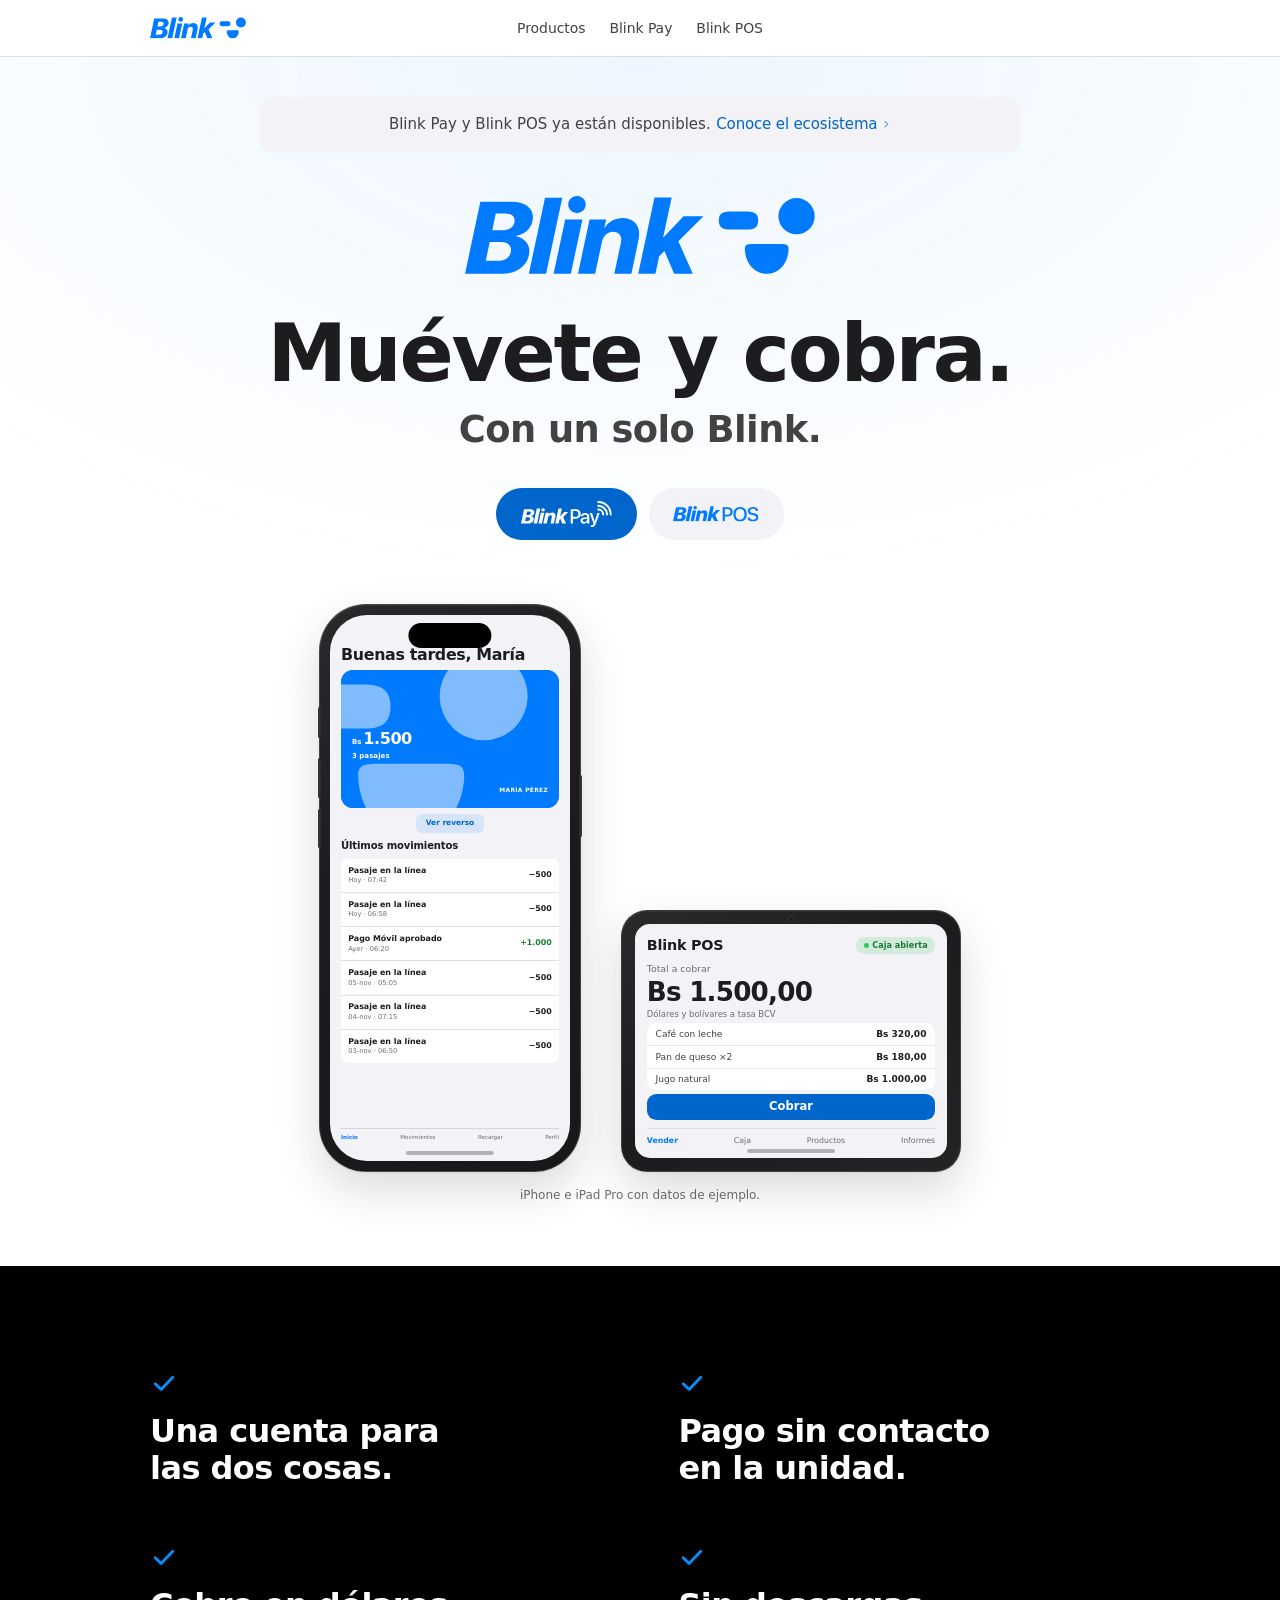
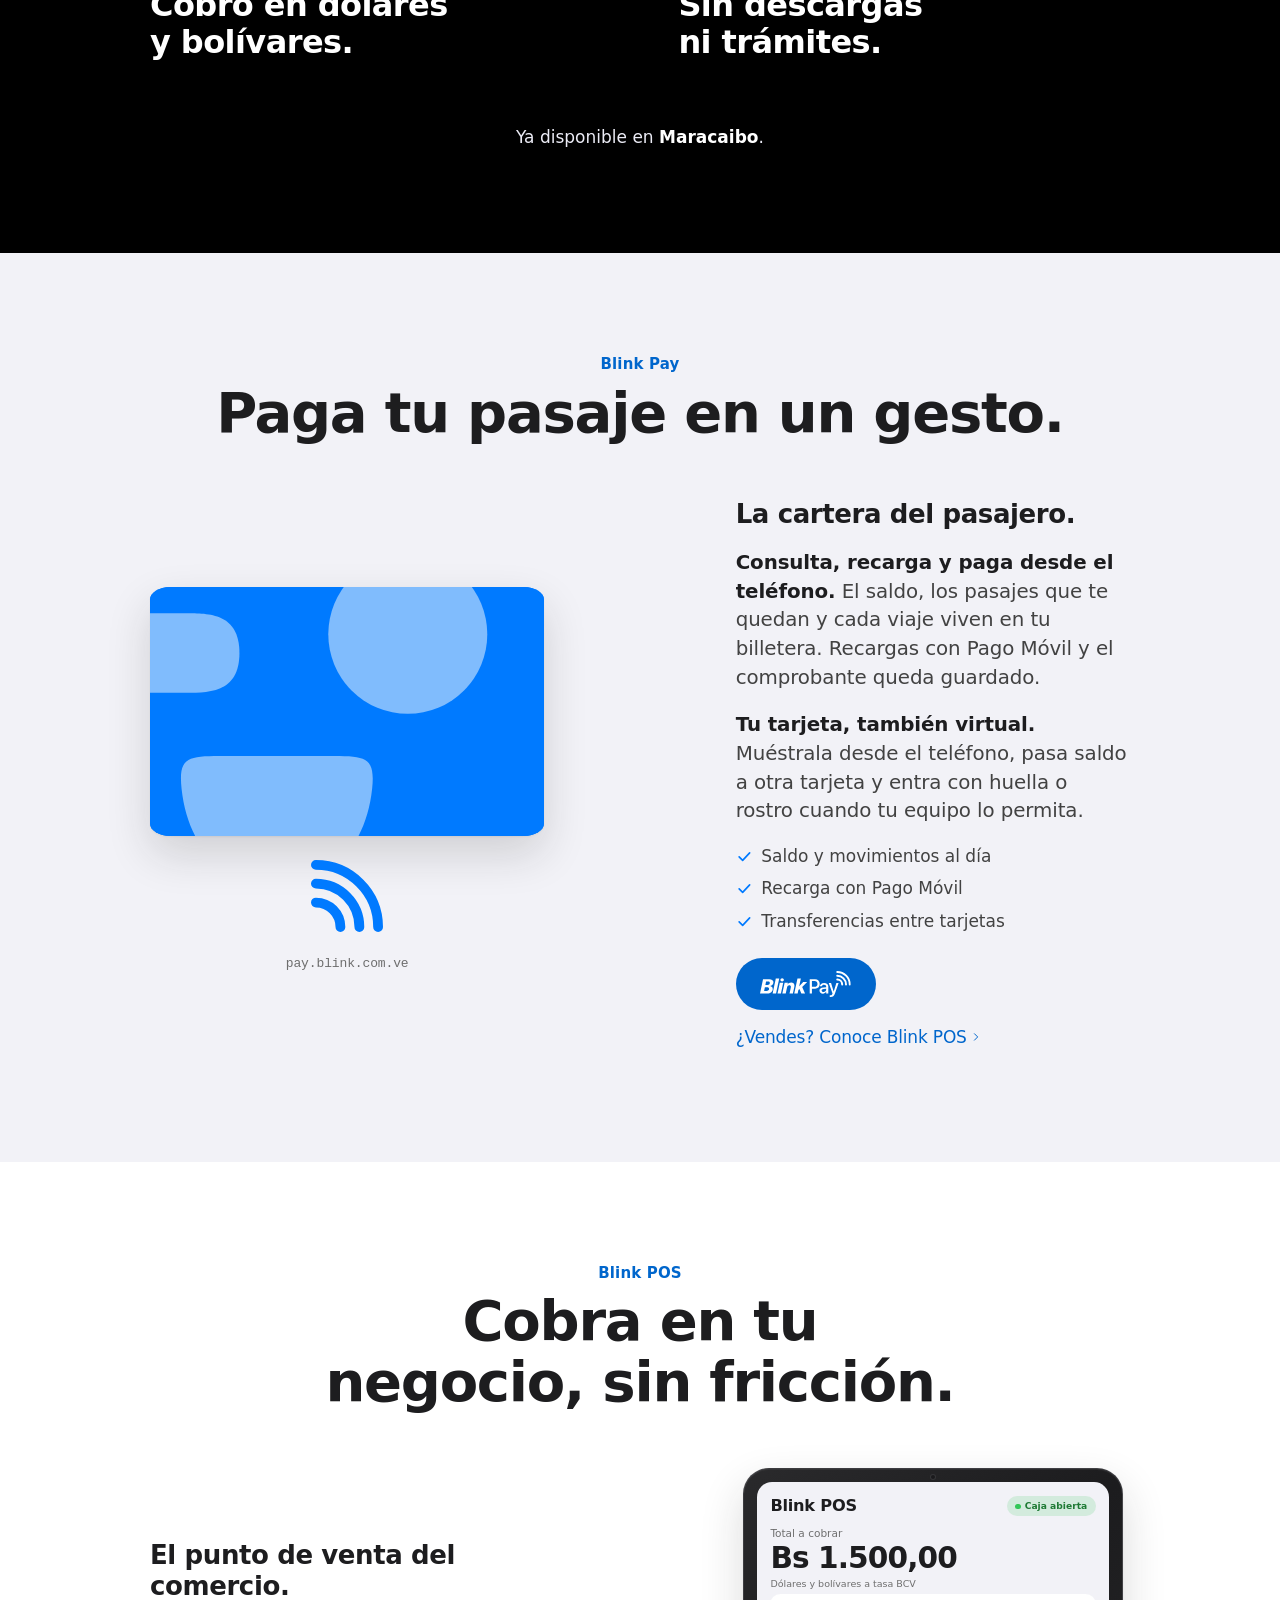
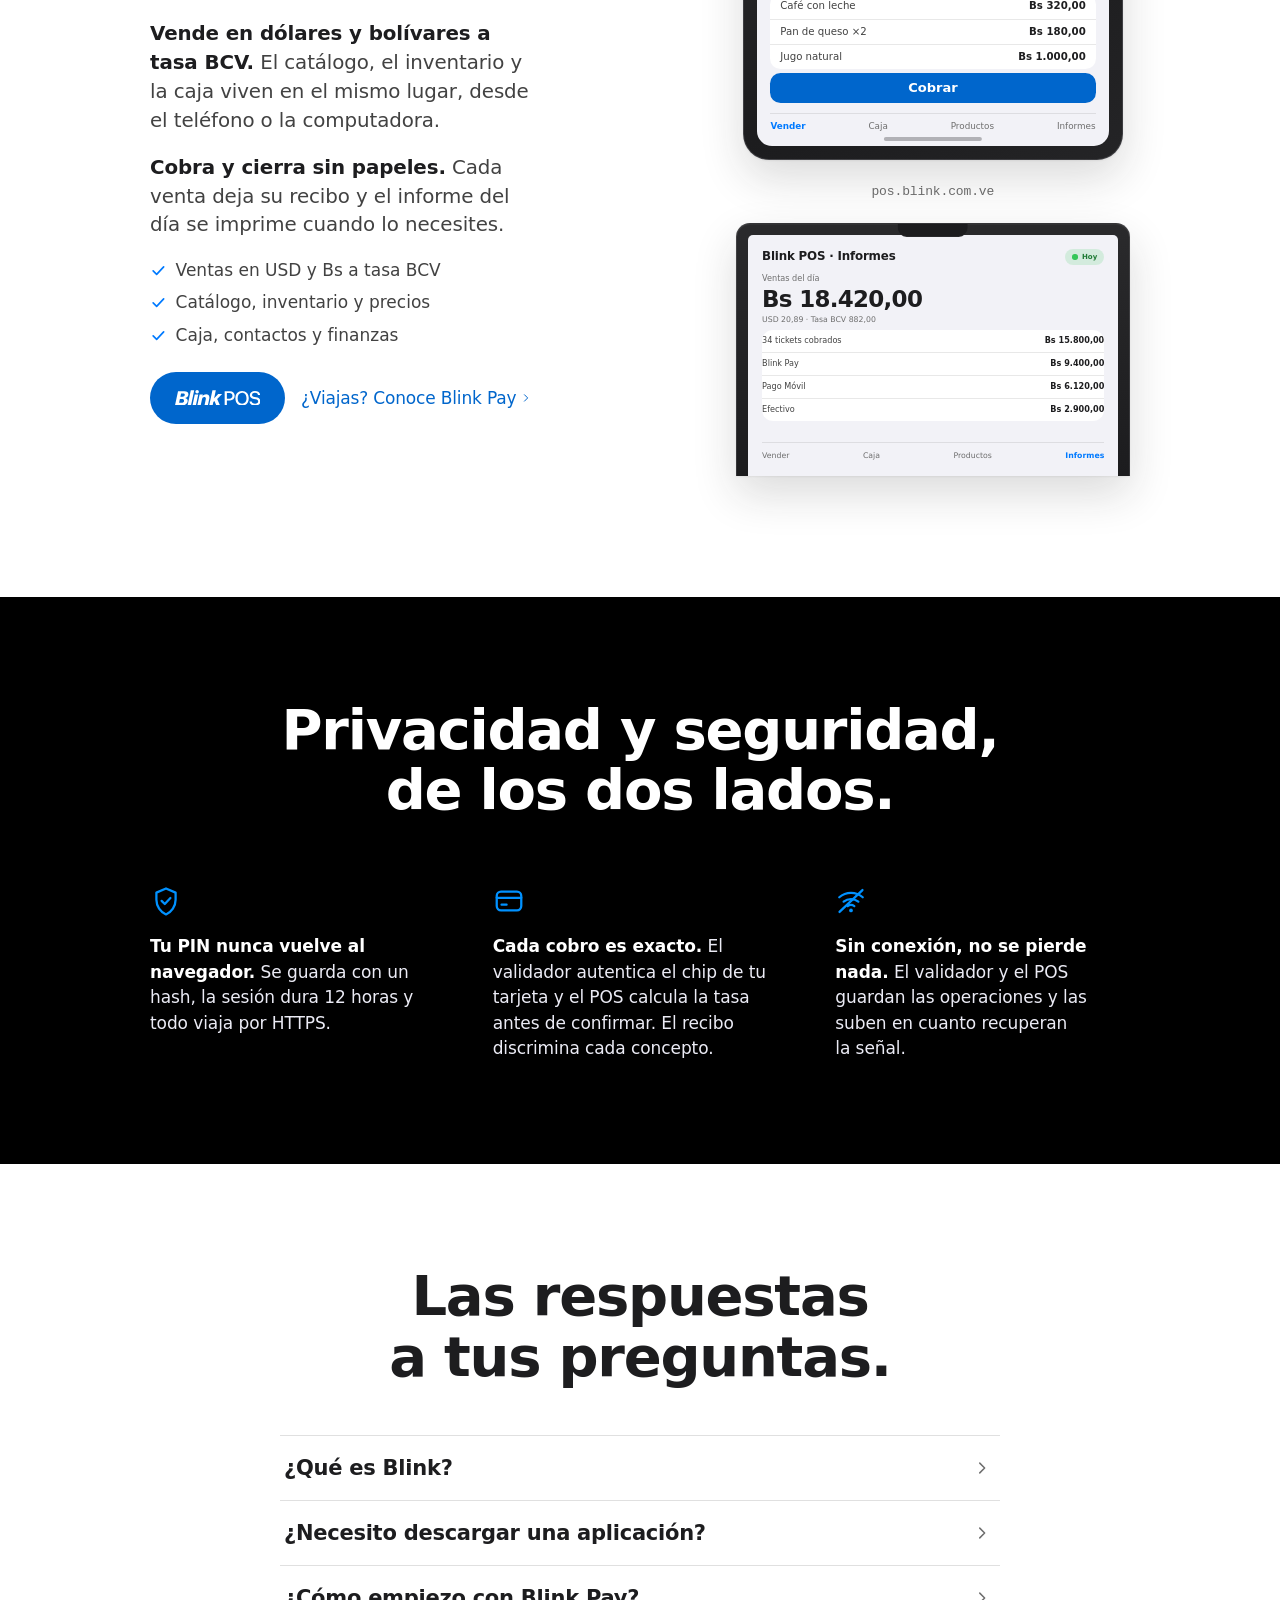
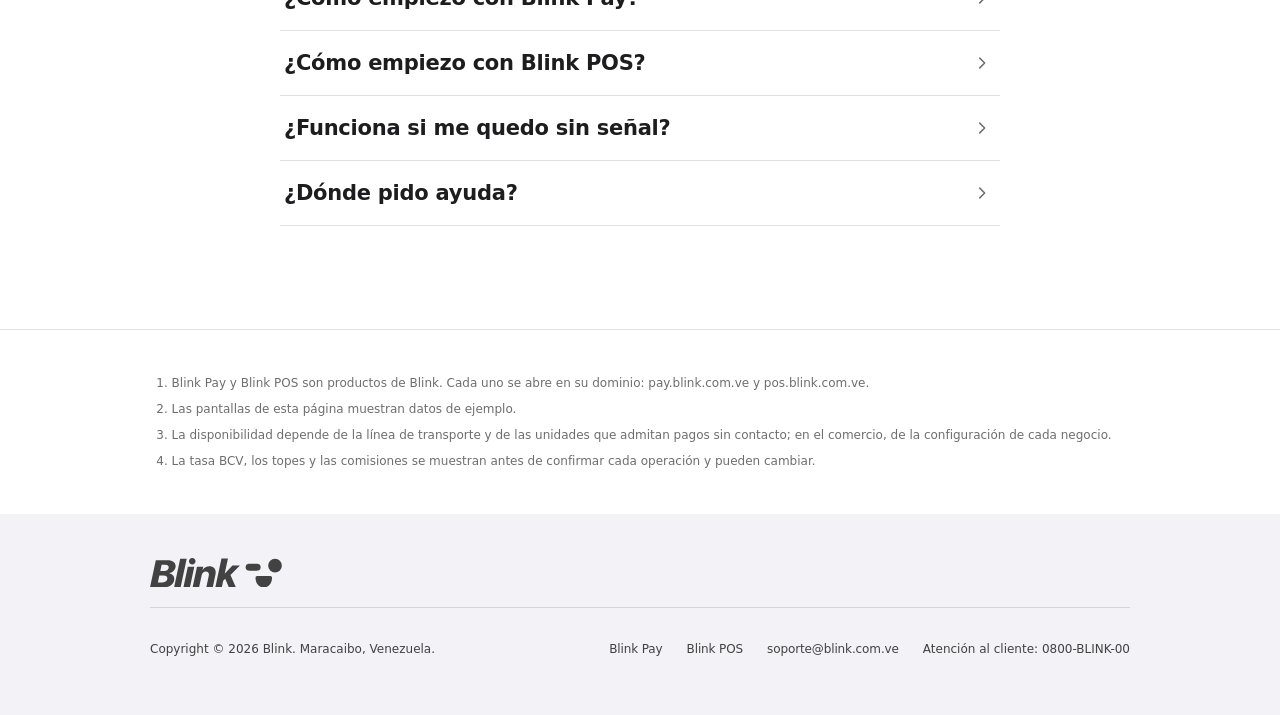
<file: index.html>
<!doctype html>
<html lang="es">
<head>
  <meta charset="utf-8">
  <meta name="viewport" content="width=device-width, initial-scale=1">
  <title>Blink — Paga tu pasaje y cobra en tu negocio</title>
  <meta name="description" content="Blink Pay, la cartera del pasajero, y Blink POS, el punto de venta del comercio. La misma cuenta, la misma marca y una idea simple: que pagar sea lo más fácil del día.">
  <link rel="canonical" href="https://www.blink.com.ve/">
  <meta name="theme-color" content="#f2f2f7">
  <meta name="color-scheme" content="light">

  <meta property="og:type" content="website">
  <meta property="og:site_name" content="Blink">
  <meta property="og:locale" content="es_VE">
  <meta property="og:title" content="Blink — Paga tu pasaje y cobra en tu negocio">
  <meta property="og:description" content="Blink Pay para el pasajero. Blink POS para el comercio. Dos productos, una sola marca.">
  <meta property="og:url" content="https://www.blink.com.ve/">
  <meta property="og:image" content="https://www.blink.com.ve/assets/og.png">
  <meta property="og:image:width" content="1200">
  <meta property="og:image:height" content="630">
  <meta property="og:image:alt" content="Blink Pay · Blink POS — Muévete y cobra. Con un solo Blink.">
  <meta name="twitter:card" content="summary_large_image">
  <meta name="twitter:title" content="Blink — Paga tu pasaje y cobra en tu negocio">
  <meta name="twitter:description" content="Blink Pay para el pasajero. Blink POS para el comercio. Dos productos, una sola marca.">
  <meta name="twitter:image" content="https://www.blink.com.ve/assets/og.png">
  <meta name="twitter:image:alt" content="Blink Pay · Blink POS — Muévete y cobra. Con un solo Blink.">

  <link rel="icon" href="assets/favicon.svg" type="image/svg+xml">
  <link rel="icon" href="assets/favicon.png" sizes="32x32" type="image/png">
  <link rel="apple-touch-icon" href="assets/apple-touch-icon.png">
  <!-- www es solo la landing: sin manifiesto ni service worker el navegador
       nunca la ofrece como app instalable. Las apps son pay. y pos. -->
  <!-- La caché de la CDN guarda estos archivos 4 h por URL: al editarlos hay
       que cambiar el número de versión para que el cambio llegue a todos. -->
  <link rel="stylesheet" href="assets/estilos.css?v=20261108c">
  <noscript><style>.lp-acordeon__bandeja{grid-template-rows:1fr}</style></noscript>
</head>
<body>
  <a class="lp-salto" href="#contenido">Saltar al contenido</a>

  <svg class="simbolos" aria-hidden="true" focusable="false" width="0" height="0" style="position:absolute">
    <defs>
      <symbol id="marca-blink" viewBox="0 0 869 194">
        <g transform="translate(-0 193.14)" fill="currentColor">
          <path d="M92.42 0C131.74 0 159.77 -23.82 159.77 -57.06C159.77 -75.42 146.25 -89.19 127.15 -93.28L127.27 -94.15C151.46 -98.99 168.7 -116.85 168.7 -140.55C168.7 -162.5 150.35 -179 116.48 -179H38.08L0 0ZM76.29 -149.48H100.35C115.36 -149.48 123.18 -142.78 123.18 -132.23C123.18 -118.22 111.27 -108.05 93.28 -108.05H67.61ZM51.48 -32.25 61.28 -78.65H88.69C105.56 -78.65 114.25 -71.33 114.25 -59.17C114.25 -43.04 101.59 -32.25 82 -32.25Z"/>
          <path d="M158.52 0H201.31L241.48 -188.8H198.68Z"/>
          <path d="M278.02 -150.59C290.18 -150.59 299.73 -160.27 299.73 -171.81C299.73 -183.47 290.18 -193.14 278.02 -193.14C265.86 -193.14 256.31 -183.47 256.31 -171.81C256.31 -160.27 265.86 -150.59 278.02 -150.59ZM219.97 0H262.76L291.54 -135.09H248.74Z"/>
          <path d="M280.52 0H323.07L340.06 -79.64C343.16 -94.65 354.33 -104.57 367.48 -104.57C379.63 -104.57 387.94 -97.13 387.94 -86.21C387.94 -83.36 387.57 -80.38 386.95 -76.54L370.7 0H413.12L430.62 -83.24C431.86 -89.19 432.48 -94.77 432.48 -99.73C432.48 -122.68 415.73 -138.31 391.42 -138.31C373.06 -138.31 356.31 -129.63 347.01 -114.5H346.02L350.48 -135.09H309.3Z"/>
          <path d="M472.81 0 482.01 -43.64 495.19 -56.39 519.32 0H565.59L529.72 -80.98L592.12 -143.15H542.75L493 -90.7H492L513.16 -189.69H470.49L430.13 0Z"/>
        </g>
        <g transform="translate(630.08 5.24) scale(0.6616) translate(-76 -114)" fill="currentColor">
          <path d="M 122 164 H 178 C 198 164 224 164 224 198 C 224 232 198 232 178 232 H 122 C 102 232 76 232 76 198 C 76 164 102 164 122 164 Z"/>
          <path d="M 436 182 A 68 68 0 1 1 299.99 182 A 68 68 0 1 1 436 182 Z"/>
          <path d="M 212 286 H 300 C 331.55 286 340.42 286 337.5 314 C 332.064081 366.125250 298 398 256 398 C 214 398 179.935919 366.125250 174.5 314 C 171.58 286 180.45 286 212 286 Z"/>
        </g>
      </symbol>

      <symbol id="marca-pay" viewBox="0 0 1121 321">
        <g transform="translate(-0 277.9)" fill="currentColor">
          <path d="M90.87 0C129.53 0 157.09 -23.42 157.09 -56.11C157.09 -74.16 143.8 -87.7 125.02 -91.72L125.14 -92.57C148.92 -97.33 165.88 -114.89 165.88 -138.19C165.88 -159.78 147.83 -176 114.53 -176H37.44L0 0ZM75.01 -146.97H98.67C113.43 -146.97 121.11 -140.39 121.11 -130.02C121.11 -116.24 109.41 -106.23 91.72 -106.23H66.47ZM50.62 -31.71 60.25 -77.33H87.21C103.79 -77.33 112.33 -70.13 112.33 -58.18C112.33 -42.32 99.89 -31.71 80.62 -31.71Z"/>
          <path d="M155.86 0H197.94L237.43 -185.63H195.36Z"/>
          <path d="M273.36 -148.07C285.31 -148.07 294.71 -157.58 294.71 -168.93C294.71 -180.39 285.31 -189.9 273.36 -189.9C261.41 -189.9 252.02 -180.39 252.02 -168.93C252.02 -157.58 261.41 -148.07 273.36 -148.07ZM216.28 0H258.36L286.66 -132.82H244.58Z"/>
          <path d="M275.82 0H317.66L334.36 -78.3C337.41 -93.06 348.39 -102.82 361.32 -102.82C373.27 -102.82 381.44 -95.5 381.44 -84.77C381.44 -81.96 381.08 -79.04 380.47 -75.25L364.49 0H406.2L423.4 -81.84C424.62 -87.7 425.23 -93.18 425.23 -98.06C425.23 -120.63 408.77 -135.99 384.86 -135.99C366.81 -135.99 350.34 -127.46 341.19 -112.58H340.22L344.61 -132.82H304.12Z"/>
          <path d="M464.89 0 473.94 -42.91 486.89 -55.45 510.62 0H556.12L520.85 -79.62L582.2 -140.75H533.65L484.74 -89.18H483.76L504.56 -186.51H462.61L422.93 0Z"/>
          <g transform="translate(597.52 0)">
            <path d="M16.22 0H43.54V-60.13H81.72C116.24 -60.13 140.14 -83.67 140.14 -118.07V-118.31C140.14 -152.83 116.24 -176 81.72 -176H16.22ZM74.89 -152.95C98.67 -152.95 112.33 -140.14 112.33 -118.19V-117.94C112.33 -95.87 98.67 -83.06 74.89 -83.06H43.54V-152.95Z"/>
            <path d="M179.55 2.32C196.5 2.32 211.38 -6.46 218.82 -20.25H219.31V0H245.78V-88.43C245.78 -114.16 225.9 -130.75 194.55 -130.75C162.96 -130.75 143.81 -113.8 141.98 -91.72L141.86 -90.38H166.74L166.99 -91.48C169.18 -101.72 178.58 -108.92 193.82 -108.92C210.16 -108.92 219.31 -100.38 219.31 -86.23V-76.6L184.43 -74.52C154.06 -72.69 136.74 -59.03 136.74 -36.71V-36.47C136.74 -13.42 153.94 2.32 179.55 2.32ZM163.33 -37.08V-37.32C163.33 -48.18 172.11 -55.13 187.97 -56.11L219.31 -58.06V-48.06C219.31 -31.35 205.29 -18.78 186.75 -18.78C172.6 -18.78 163.33 -25.86 163.33 -37.08Z"/>
            <path d="M277.26 42.81C302.39 42.81 315.8 32.57 325.32 5.98L373.13 -128.31H345.32L313 -23.91H312.14L279.82 -128.31H251.28L298 0.12L295.8 6.22C291.41 18.66 284.58 21.95 272.14 21.95C268.6 21.95 265.55 21.47 263.48 20.98V41.59C266.65 42.2 272.14 42.81 277.26 42.81Z"/>
          </g>
        </g>
        <g transform="translate(-0 277.9)">
          <path d="M 1014.75 -111 A 61 61 0 0 0 953.75 -172" fill="none" stroke="currentColor" stroke-width="24.4" stroke-linecap="round"/>
          <path d="M 1061.85 -111 A 108.1 108.1 0 0 0 953.75 -219.1" fill="none" stroke="currentColor" stroke-width="24.4" stroke-linecap="round"/>
          <path d="M 1108.45 -111 A 154.7 154.7 0 0 0 953.75 -265.7" fill="none" stroke="currentColor" stroke-width="24.4" stroke-linecap="round"/>
        </g>
      </symbol>

      <symbol id="marca-pos" viewBox="0 88 1055.42 192.85">
        <g transform="translate(-0 277.9)" fill="currentColor">
          <path d="M90.87 0C129.53 0 157.09 -23.42 157.09 -56.11C157.09 -74.16 143.8 -87.7 125.02 -91.72L125.14 -92.57C148.92 -97.33 165.88 -114.89 165.88 -138.19C165.88 -159.78 147.83 -176 114.53 -176H37.44L0 0ZM75.01 -146.97H98.67C113.43 -146.97 121.11 -140.39 121.11 -130.02C121.11 -116.24 109.41 -106.23 91.72 -106.23H66.47ZM50.62 -31.71 60.25 -77.33H87.21C103.79 -77.33 112.33 -70.13 112.33 -58.18C112.33 -42.32 99.89 -31.71 80.62 -31.71Z"/>
          <path d="M155.86 0H197.94L237.43 -185.63H195.36Z"/>
          <path d="M273.36 -148.07C285.31 -148.07 294.71 -157.58 294.71 -168.93C294.71 -180.39 285.31 -189.9 273.36 -189.9C261.41 -189.9 252.02 -180.39 252.02 -168.93C252.02 -157.58 261.41 -148.07 273.36 -148.07ZM216.28 0H258.36L286.66 -132.82H244.58Z"/>
          <path d="M275.82 0H317.66L334.36 -78.3C337.41 -93.06 348.39 -102.82 361.32 -102.82C373.27 -102.82 381.44 -95.5 381.44 -84.77C381.44 -81.96 381.08 -79.04 380.47 -75.25L364.49 0H406.2L423.4 -81.84C424.62 -87.7 425.23 -93.18 425.23 -98.06C425.23 -120.63 408.77 -135.99 384.86 -135.99C366.81 -135.99 350.34 -127.46 341.19 -112.58H340.22L344.61 -132.82H304.12Z"/>
          <path d="M464.89 0 473.94 -42.91 486.89 -55.45 510.62 0H556.12L520.85 -79.62L582.2 -140.75H533.65L484.74 -89.18H483.76L504.56 -186.51H462.61L422.93 0Z"/>
          <g transform="translate(597.52 0)">
            <path d="M16.22 0H43.54V-60.13H81.72C116.24 -60.13 140.14 -83.67 140.14 -118.07V-118.31C140.14 -152.83 116.24 -176 81.72 -176H16.22ZM74.89 -152.95C98.67 -152.95 112.33 -140.14 112.33 -118.19V-117.94C112.33 -95.87 98.67 -83.06 74.89 -83.06H43.54V-152.95Z"/>
            <path d="M231.27 2.93C282.13 2.93 313.72 -32.08 313.72 -87.94V-88.18C313.72 -143.92 282 -178.93 231.27 -178.93C180.65 -178.93 148.81 -144.04 148.81 -88.18V-87.94C148.81 -31.96 180.53 2.93 231.27 2.93ZM231.27 -21.22C197.85 -21.22 176.62 -46.96 176.62 -87.94V-88.18C176.62 -129.16 197.97 -154.78 231.27 -154.78C264.68 -154.78 285.78 -129.04 285.78 -88.18V-87.94C285.78 -47.32 265.05 -21.22 231.27 -21.22Z"/>
            <path d="M390.81 2.93C432.53 2.93 457.9 -17.44 457.9 -49.52V-49.64C457.9 -76.84 442.28 -91.6 405.94 -99.28L386.67 -103.31C364.71 -108.06 354.71 -116.11 354.71 -129.29V-129.41C354.71 -144.78 368.62 -155.14 390.45 -155.27C411.3 -155.27 425.45 -145.39 427.89 -129.04L428.01 -127.33H454.6L454.48 -129.41C452.65 -158.92 427.53 -178.93 390.81 -178.93C353.61 -178.93 327.15 -158.31 327.02 -128.31V-128.19C327.02 -102.09 343.73 -86.23 378.25 -78.91L397.4 -74.89C420.7 -69.77 430.33 -62.08 430.33 -47.93V-47.81C430.33 -31.35 415.45 -20.73 391.91 -20.73C368.37 -20.73 352.15 -30.86 349.71 -47.08L349.47 -48.67H322.88L323 -46.84C325.19 -15.86 351.3 2.93 390.81 2.93Z"/>
          </g>
        </g>
      </symbol>

      <symbol id="marca-isotipo" viewBox="0 0 360 284">
        <g transform="translate(-76 -114)">
          <path d="M 122 164 H 178 C 198 164 224 164 224 198 C 224 232 198 232 178 232 H 122 C 102 232 76 232 76 198 C 76 164 102 164 122 164 Z"/>
          <path d="M 436 182 A 68 68 0 1 1 299.99 182 A 68 68 0 1 1 436 182 Z"/>
          <path d="M 212 286 H 300 C 331.55 286 340.42 286 337.5 314 C 332.064081 366.125250 298 398 256 398 C 214 398 179.935919 366.125250 174.5 314 C 171.58 286 180.45 286 212 286 Z"/>
        </g>
      </symbol>

      <symbol id="icono-check" viewBox="0 0 24 24">
        <path d="M4.5 12.6l5 5L19.5 7" fill="none" stroke="currentColor" stroke-width="2.4" stroke-linecap="round" stroke-linejoin="round"/>
      </symbol>
      <symbol id="icono-adelante" viewBox="0 0 24 24">
        <path d="M9 5.5 15.5 12 9 18.5" fill="none" stroke="currentColor" stroke-width="2" stroke-linecap="round" stroke-linejoin="round"/>
      </symbol>
      <symbol id="icono-escudo" viewBox="0 0 24 24">
        <path d="M12 2.6 4.8 5.7v5.4c0 4.9 3 9.2 7.2 11 4.2-1.8 7.2-6.1 7.2-11V5.7L12 2.6Z" fill="none" stroke="currentColor" stroke-width="1.7" stroke-linejoin="round"/>
        <path d="M8.7 11.9l2.4 2.4 4.2-4.5" fill="none" stroke="currentColor" stroke-width="1.7" stroke-linecap="round" stroke-linejoin="round"/>
      </symbol>
      <symbol id="icono-tarjeta" viewBox="0 0 24 24">
        <rect x="2.8" y="5" width="18.4" height="14" rx="3.2" fill="none" stroke="currentColor" stroke-width="1.7"/>
        <path d="M2.8 9.6h18.4M6.4 14.8h3.8" fill="none" stroke="currentColor" stroke-width="1.7" stroke-linecap="round"/>
      </symbol>
      <symbol id="icono-sin-senal" viewBox="0 0 24 24">
        <path d="M3.2 9.2a13.4 13.4 0 0 1 17.6 0M6.5 12.5a8.8 8.8 0 0 1 11 0M9.5 15.8a4.3 4.3 0 0 1 5 0" fill="none" stroke="currentColor" stroke-width="1.7" stroke-linecap="round"/>
        <circle cx="12" cy="19.1" r="1.4" fill="currentColor"/>
        <path d="M3.4 20.2 20.6 3.8" fill="none" stroke="currentColor" stroke-width="1.7" stroke-linecap="round"/>
      </symbol>
    </defs>
  </svg>

  <div class="lp">
    <header class="lp-nav">
      <div class="lp-nav__fila">
        <a class="lp-nav__marca" href="./" aria-label="Blink, inicio">
          <svg viewBox="0 0 869 194" role="img" aria-label="Blink"><use href="#marca-blink"/></svg>
        </a>
        <nav class="lp-nav__enlaces" aria-label="Secciones">
          <a href="#ecosistema">Productos</a>
          <a href="#pay">Blink Pay</a>
          <a href="#pos">Blink POS</a>
        </nav>
      </div>
    </header>

    <main id="contenido">
      <section class="lp-seccion lp-hero" id="arriba" aria-labelledby="hero-titulo">
        <div class="lp-contenido">
          <div class="lp-cinta">
            <p>
              Blink Pay y Blink POS ya están disponibles.
              <a class="lp-enlace" href="#ecosistema">
                Conoce el ecosistema
                <svg class="icono" viewBox="0 0 24 24" aria-hidden="true"><use href="#icono-adelante"/></svg>
              </a>
            </p>
          </div>

          <h1 class="visualmente-oculto" id="hero-titulo">Blink</h1>
          <svg class="lp-marca" viewBox="0 0 869 194" role="img" aria-label="Blink"><use href="#marca-blink"/></svg>
          <h2 class="lp-hero__titular">
            Muévete y cobra.
            <span class="lp-hero__sub">Con un solo Blink.</span>
          </h2>
          <p class="lp-hero__cta">
            <a class="lp-boton lp-boton--primario lp-boton--marca" href="https://pay.blink.com.ve" aria-label="Abrir Blink Pay">
              <svg class="lp-boton__marca" viewBox="0 0 1121 321" aria-hidden="true" focusable="false"><use href="#marca-pay"/></svg>
            </a>
            <a class="lp-boton lp-boton--fantasma lp-boton--marca" href="https://pos.blink.com.ve" aria-label="Abrir Blink POS">
              <svg class="lp-boton__marca lp-boton__marca--pos" viewBox="0 88 1055.42 192.85" aria-hidden="true" focusable="false"><use href="#marca-pos" x="0" y="88" width="1055.42" height="192.85"/></svg>
            </a>
          </p>

          <div class="lp-hero__hardware">
            <div class="lp-duo">
              <div class="lp-telefono" role="img" aria-label="iPhone mostrando la billetera Blink Pay con el saldo de la tarjeta">
                <div class="lp-telefono__marco">
                  <span class="lp-telefono__boton lp-telefono__boton--accion" aria-hidden="true"></span>
                  <span class="lp-telefono__boton lp-telefono__boton--vol-up" aria-hidden="true"></span>
                  <span class="lp-telefono__boton lp-telefono__boton--vol-down" aria-hidden="true"></span>
                  <span class="lp-telefono__boton lp-telefono__boton--power" aria-hidden="true"></span>
                  <span class="lp-telefono__camara" aria-hidden="true"></span>
                  <span class="lp-telefono__isla"></span>
                  <div class="lp-telefono__pantalla">
                    <div class="lp-mini">
                      <p class="lp-mini__titulo">Buenas tardes, María</p>
                      <div class="lp-mini__tarjeta">
                        <img class="lp-mini__arte" src="assets/brand/blink-pay-tarjeta.svg" width="1011" height="638" alt="">
                        <span class="lp-mini__saldo"><span class="lp-mini__moneda">Bs</span>1.500</span>
                        <span class="lp-mini__pasajes">3 pasajes</span>
                        <span class="lp-mini__titular">María Pérez</span>
                      </div>
                      <span class="lp-mini__reverso">Ver reverso</span>
                      <p class="lp-mini__rotulo">Últimos movimientos</p>
                      <div class="lp-mini__lista">
                        <div class="lp-mini__fila">
                          <span class="lp-mini__fila-texto">
                            <strong>Pasaje en la línea</strong>
                            <em>Hoy · 07:42</em>
                          </span>
                          <span class="lp-mini__monto">−500</span>
                        </div>
                        <div class="lp-mini__fila">
                          <span class="lp-mini__fila-texto">
                            <strong>Pasaje en la línea</strong>
                            <em>Hoy · 06:58</em>
                          </span>
                          <span class="lp-mini__monto">−500</span>
                        </div>
                        <div class="lp-mini__fila lp-mini__fila--entra">
                          <span class="lp-mini__fila-texto">
                            <strong>Pago Móvil aprobado</strong>
                            <em>Ayer · 06:20</em>
                          </span>
                          <span class="lp-mini__monto">+1.000</span>
                        </div>
                        <div class="lp-mini__fila">
                          <span class="lp-mini__fila-texto">
                            <strong>Pasaje en la línea</strong>
                            <em>05-nov · 05:05</em>
                          </span>
                          <span class="lp-mini__monto">−500</span>
                        </div>
                        <div class="lp-mini__fila">
                          <span class="lp-mini__fila-texto">
                            <strong>Pasaje en la línea</strong>
                            <em>04-nov · 07:15</em>
                          </span>
                          <span class="lp-mini__monto">−500</span>
                        </div>
                        <div class="lp-mini__fila">
                          <span class="lp-mini__fila-texto">
                            <strong>Pasaje en la línea</strong>
                            <em>03-nov · 06:50</em>
                          </span>
                          <span class="lp-mini__monto">−500</span>
                        </div>
                      </div>
                      <div class="lp-mini__tabs">
                        <span class="lp-mini__tab lp-mini__tab--activa">Inicio</span>
                        <span class="lp-mini__tab">Movimientos</span>
                        <span class="lp-mini__tab">Recargar</span>
                        <span class="lp-mini__tab">Perfil</span>
                      </div>
                    </div>
                  </div>
                  <span class="lp-telefono__barra"></span>
                </div>
              </div>

              <div class="lp-caja" role="img" aria-label="iPad Pro horizontal con Blink POS mostrando el total de una venta y el botón de cobrar">
                <div class="lp-caja__marco">
                  <span class="lp-caja__camara" aria-hidden="true"></span>
                  <div class="lp-caja__pantalla">
                    <div class="lp-caja__ui">
                      <div class="lp-caja__barra">
                        <span class="lp-caja__nombre">Blink POS</span>
                        <span class="lp-caja__estado"><i></i>Caja abierta</span>
                      </div>
                      <p class="lp-caja__rotulo">Total a cobrar</p>
                      <p class="lp-caja__total">Bs 1.500,00</p>
                      <p class="lp-caja__tasa">Dólares y bolívares a tasa BCV</p>
                      <ul class="lp-caja__lineas">
                        <li><span>Café con leche</span><b>Bs 320,00</b></li>
                        <li><span>Pan de queso ×2</span><b>Bs 180,00</b></li>
                        <li><span>Jugo natural</span><b>Bs 1.000,00</b></li>
                      </ul>
                      <span class="lp-caja__boton">Cobrar</span>
                      <div class="lp-caja__tabs">
                        <span class="activa">Vender</span>
                        <span>Caja</span>
                        <span>Productos</span>
                        <span>Informes</span>
                      </div>
                    </div>
                  </div>
                  <span class="lp-caja__barra-home" aria-hidden="true"></span>
                </div>
              </div>
            </div>
            <p class="lp-nota-visual">iPhone e iPad Pro con datos de ejemplo.</p>
          </div>
        </div>
      </section>

      <section class="lp-seccion lp-seccion--oscura lp-beneficios" id="ecosistema" aria-label="Lo que comparten Blink Pay y Blink POS">
        <div class="lp-contenido">
          <ul class="lp-beneficios__rejilla">
            <li class="lp-beneficio">
              <span class="lp-beneficio__check" aria-hidden="true">
                <svg class="icono" viewBox="0 0 24 24"><use href="#icono-check"/></svg>
              </span>
              <h2 class="lp-beneficio__titulo">Una cuenta para las dos cosas.</h2>
            </li>
            <li class="lp-beneficio">
              <span class="lp-beneficio__check" aria-hidden="true">
                <svg class="icono" viewBox="0 0 24 24"><use href="#icono-check"/></svg>
              </span>
              <h2 class="lp-beneficio__titulo">Pago sin contacto en la unidad.</h2>
            </li>
            <li class="lp-beneficio">
              <span class="lp-beneficio__check" aria-hidden="true">
                <svg class="icono" viewBox="0 0 24 24"><use href="#icono-check"/></svg>
              </span>
              <h2 class="lp-beneficio__titulo">Cobro en dólares y bolívares.</h2>
            </li>
            <li class="lp-beneficio">
              <span class="lp-beneficio__check" aria-hidden="true">
                <svg class="icono" viewBox="0 0 24 24"><use href="#icono-check"/></svg>
              </span>
              <h2 class="lp-beneficio__titulo">Sin descargas ni trámites.</h2>
            </li>
          </ul>
          <p class="lp-disponibilidad">
            Ya disponible en <strong>Maracaibo</strong>.
          </p>
        </div>
      </section>

      <section class="lp-seccion lp-gris lp-producto" id="pay" aria-labelledby="pay-titulo">
        <div class="lp-contenido">
          <p class="lp-ceja">Blink Pay</p>
          <h2 class="lp-titulo-seccion" id="pay-titulo">Paga tu pasaje en un gesto.</h2>
          <div class="lp-fila">
            <div class="lp-fila__visual">
              <div class="lp-tarjeta-plana">
                <img src="assets/brand/blink-pay-tarjeta.svg" width="1011" height="638" alt="Tarjeta Blink Pay: plástico azul con las figuras del isotipo" draggable="false">
              </div>
              <svg class="lp-ondas" viewBox="887.73 0 179.1 179.1" role="img" aria-label="Ondas de pago sin contacto de Blink">
                <g fill="none" stroke="currentColor" stroke-width="24.4" stroke-linecap="round">
                  <path d="M 960.93 166.9 A 61 61 0 0 0 899.93 105.9"/>
                  <path d="M 1008.03 166.9 A 108.1 108.1 0 0 0 899.93 58.8"/>
                  <path d="M 1054.63 166.9 A 154.7 154.7 0 0 0 899.93 12.2"/>
                </g>
              </svg>
              <p class="lp-dominio">pay.blink.com.ve</p>
            </div>
            <div class="lp-fila__texto">
              <h3 class="lp-subtitulo">La cartera del pasajero.</h3>
              <p class="lp-dos-tonos">
                <strong>Consulta, recarga y paga desde el teléfono.</strong> El saldo, los pasajes
                que te quedan y cada viaje viven en tu billetera. Recargas con Pago Móvil y el
                comprobante queda guardado.
              </p>
              <p class="lp-dos-tonos">
                <strong>Tu tarjeta, también virtual.</strong> Muéstrala desde el teléfono, pasa
                saldo a otra tarjeta y entra con huella o rostro cuando tu equipo lo permita.
              </p>
              <ul class="lp-lista">
                <li><svg class="icono" viewBox="0 0 24 24" aria-hidden="true"><use href="#icono-check"/></svg>Saldo y movimientos al día</li>
                <li><svg class="icono" viewBox="0 0 24 24" aria-hidden="true"><use href="#icono-check"/></svg>Recarga con Pago Móvil</li>
                <li><svg class="icono" viewBox="0 0 24 24" aria-hidden="true"><use href="#icono-check"/></svg>Transferencias entre tarjetas</li>
              </ul>
              <p class="lp-acciones">
                <a class="lp-boton lp-boton--primario lp-boton--marca" href="https://pay.blink.com.ve" aria-label="Abrir Blink Pay">
                  <svg class="lp-boton__marca" viewBox="0 0 1121 321" aria-hidden="true" focusable="false"><use href="#marca-pay"/></svg>
                </a>
                <a class="lp-enlace" href="#pos">
                  ¿Vendes? Conoce Blink POS
                  <svg class="icono" viewBox="0 0 24 24" aria-hidden="true"><use href="#icono-adelante"/></svg>
                </a>
              </p>
            </div>
          </div>
        </div>
      </section>

      <section class="lp-seccion lp-producto" id="pos" aria-labelledby="pos-titulo">
        <div class="lp-contenido">
          <p class="lp-ceja">Blink POS</p>
          <h2 class="lp-titulo-seccion" id="pos-titulo">Cobra en tu negocio, sin fricción.</h2>
          <div class="lp-fila lp-fila--invertida">
            <div class="lp-fila__visual">
              <div class="lp-caja lp-caja--fila" role="img" aria-label="iPad Pro horizontal con Blink POS mostrando el total de una venta y el botón de cobrar">
                <div class="lp-caja__marco">
                  <span class="lp-caja__camara" aria-hidden="true"></span>
                  <div class="lp-caja__pantalla">
                    <div class="lp-caja__ui">
                      <div class="lp-caja__barra">
                        <span class="lp-caja__nombre">Blink POS</span>
                        <span class="lp-caja__estado"><i></i>Caja abierta</span>
                      </div>
                      <p class="lp-caja__rotulo">Total a cobrar</p>
                      <p class="lp-caja__total">Bs 1.500,00</p>
                      <p class="lp-caja__tasa">Dólares y bolívares a tasa BCV</p>
                      <ul class="lp-caja__lineas">
                        <li><span>Café con leche</span><b>Bs 320,00</b></li>
                        <li><span>Pan de queso ×2</span><b>Bs 180,00</b></li>
                        <li><span>Jugo natural</span><b>Bs 1.000,00</b></li>
                      </ul>
                      <span class="lp-caja__boton">Cobrar</span>
                      <div class="lp-caja__tabs">
                        <span class="activa">Vender</span>
                        <span>Caja</span>
                        <span>Productos</span>
                        <span>Informes</span>
                      </div>
                    </div>
                  </div>
                  <span class="lp-caja__barra-home" aria-hidden="true"></span>
                </div>
              </div>
              <p class="lp-dominio">pos.blink.com.ve</p>
              <div class="lp-mac" role="img" aria-label="MacBook Pro con el informe del día de Blink POS">
                <div class="lp-mac__tapa">
                  <span class="lp-mac__notch" aria-hidden="true"></span>
                  <div class="lp-mac__pantalla">
                    <div class="lp-caja__ui lp-mac__ui">
                      <div class="lp-caja__barra">
                        <span class="lp-caja__nombre">Blink POS · Informes</span>
                        <span class="lp-caja__estado"><i></i>Hoy</span>
                      </div>
                      <p class="lp-caja__rotulo">Ventas del día</p>
                      <p class="lp-caja__total">Bs 18.420,00</p>
                      <p class="lp-caja__tasa">USD 20,89 · Tasa BCV 882,00</p>
                      <ul class="lp-caja__lineas">
                        <li><span>34 tickets cobrados</span><b>Bs 15.800,00</b></li>
                        <li><span>Blink Pay</span><b>Bs 9.400,00</b></li>
                        <li><span>Pago Móvil</span><b>Bs 6.120,00</b></li>
                        <li><span>Efectivo</span><b>Bs 2.900,00</b></li>
                      </ul>
                      <div class="lp-caja__tabs">
                        <span>Vender</span>
                        <span>Caja</span>
                        <span>Productos</span>
                        <span class="activa">Informes</span>
                      </div>
                    </div>
                  </div>
                </div>
                <span class="lp-mac__base" aria-hidden="true"></span>
              </div>
            </div>
            <div class="lp-fila__texto">
              <h3 class="lp-subtitulo">El punto de venta del comercio.</h3>
              <p class="lp-dos-tonos">
                <strong>Vende en dólares y bolívares a tasa BCV.</strong> El catálogo, el
                inventario y la caja viven en el mismo lugar, desde el teléfono o la computadora.
              </p>
              <p class="lp-dos-tonos">
                <strong>Cobra y cierra sin papeles.</strong> Cada venta deja su recibo y el
                informe del día se imprime cuando lo necesites.
              </p>
              <ul class="lp-lista">
                <li><svg class="icono" viewBox="0 0 24 24" aria-hidden="true"><use href="#icono-check"/></svg>Ventas en USD y Bs a tasa BCV</li>
                <li><svg class="icono" viewBox="0 0 24 24" aria-hidden="true"><use href="#icono-check"/></svg>Catálogo, inventario y precios</li>
                <li><svg class="icono" viewBox="0 0 24 24" aria-hidden="true"><use href="#icono-check"/></svg>Caja, contactos y finanzas</li>
              </ul>
              <p class="lp-acciones">
                <a class="lp-boton lp-boton--primario lp-boton--marca" href="https://pos.blink.com.ve" aria-label="Abrir Blink POS">
                  <svg class="lp-boton__marca lp-boton__marca--pos" viewBox="0 88 1055.42 192.85" aria-hidden="true" focusable="false"><use href="#marca-pos" x="0" y="88" width="1055.42" height="192.85"/></svg>
                </a>
                <a class="lp-enlace" href="#pay">
                  ¿Viajas? Conoce Blink Pay
                  <svg class="icono" viewBox="0 0 24 24" aria-hidden="true"><use href="#icono-adelante"/></svg>
                </a>
              </p>
            </div>
          </div>
        </div>
      </section>

      <section class="lp-seccion lp-seccion--oscura lp-seguridad" id="seguridad" aria-labelledby="seguridad-titulo">
        <div class="lp-contenido">
          <h2 class="lp-titulo-seccion" id="seguridad-titulo">Privacidad y seguridad, de los dos lados.</h2>
          <ul class="lp-seguridad__rejilla">
            <li class="lp-pieza">
              <span class="lp-pieza__icono" aria-hidden="true">
                <svg class="icono" viewBox="0 0 24 24"><use href="#icono-escudo"/></svg>
              </span>
              <p class="lp-dos-tonos">
                <strong>Tu PIN nunca vuelve al navegador.</strong> Se guarda con un hash, la
                sesión dura 12 horas y todo viaja por HTTPS.
              </p>
            </li>
            <li class="lp-pieza">
              <span class="lp-pieza__icono" aria-hidden="true">
                <svg class="icono" viewBox="0 0 24 24"><use href="#icono-tarjeta"/></svg>
              </span>
              <p class="lp-dos-tonos">
                <strong>Cada cobro es exacto.</strong> El validador autentica el chip de tu
                tarjeta y el POS calcula la tasa antes de confirmar. El recibo discrimina cada
                concepto.
              </p>
            </li>
            <li class="lp-pieza">
              <span class="lp-pieza__icono" aria-hidden="true">
                <svg class="icono" viewBox="0 0 24 24"><use href="#icono-sin-senal"/></svg>
              </span>
              <p class="lp-dos-tonos">
                <strong>Sin conexión, no se pierde nada.</strong> El validador y el POS guardan
                las operaciones y las suben en cuanto recuperan la señal.
              </p>
            </li>
          </ul>
        </div>
      </section>

      <section class="lp-seccion lp-preguntas" id="preguntas" aria-labelledby="preguntas-titulo">
        <div class="lp-contenido lp-contenido--estrecho">
          <h2 class="lp-titulo-seccion" id="preguntas-titulo">Las respuestas a tus preguntas.</h2>
          <ul class="lp-acordeon">
            <li class="lp-acordeon__item">
              <h3 class="lp-acordeon__titulo">
                <button type="button" class="lp-acordeon__boton" id="pregunta-1" aria-expanded="false" aria-controls="respuesta-1">
                  <span class="lp-acordeon__texto">¿Qué es Blink?</span>
                  <span class="lp-acordeon__chevron" aria-hidden="true">
                    <svg class="icono" viewBox="0 0 24 24"><use href="#icono-adelante"/></svg>
                  </span>
                </button>
              </h3>
              <div class="lp-acordeon__bandeja" id="respuesta-1" role="region" aria-labelledby="pregunta-1">
                <div class="lp-acordeon__contenido">
                  <p class="lp-acordeon__respuesta">Un ecosistema de pagos con dos productos: Blink Pay, la cartera del pasajero, y Blink POS, el punto de venta del comercio. Comparten marca, cuenta y la misma forma de entender el cobro.</p>
                </div>
              </div>
            </li>
            <li class="lp-acordeon__item">
              <h3 class="lp-acordeon__titulo">
                <button type="button" class="lp-acordeon__boton" id="pregunta-2" aria-expanded="false" aria-controls="respuesta-2">
                  <span class="lp-acordeon__texto">¿Necesito descargar una aplicación?</span>
                  <span class="lp-acordeon__chevron" aria-hidden="true">
                    <svg class="icono" viewBox="0 0 24 24"><use href="#icono-adelante"/></svg>
                  </span>
                </button>
              </h3>
              <div class="lp-acordeon__bandeja" id="respuesta-2" role="region" aria-labelledby="pregunta-2">
                <div class="lp-acordeon__contenido">
                  <p class="lp-acordeon__respuesta">No. Los dos productos abren desde el navegador. Puedes agregarlos a la pantalla de inicio del teléfono o a la computadora para entrar de un toque, sin tiendas de por medio.</p>
                </div>
              </div>
            </li>
            <li class="lp-acordeon__item">
              <h3 class="lp-acordeon__titulo">
                <button type="button" class="lp-acordeon__boton" id="pregunta-3" aria-expanded="false" aria-controls="respuesta-3">
                  <span class="lp-acordeon__texto">¿Cómo empiezo con Blink Pay?</span>
                  <span class="lp-acordeon__chevron" aria-hidden="true">
                    <svg class="icono" viewBox="0 0 24 24"><use href="#icono-adelante"/></svg>
                  </span>
                </button>
              </h3>
              <div class="lp-acordeon__bandeja" id="respuesta-3" role="region" aria-labelledby="pregunta-3">
                <div class="lp-acordeon__contenido">
                  <p class="lp-acordeon__respuesta">Abre pay.blink.com.ve, crea tu cuenta con cédula, teléfono, correo y un PIN de 6 dígitos, vincula el serial impreso al reverso de tu tarjeta y recarga por Pago Móvil.</p>
                </div>
              </div>
            </li>
            <li class="lp-acordeon__item">
              <h3 class="lp-acordeon__titulo">
                <button type="button" class="lp-acordeon__boton" id="pregunta-4" aria-expanded="false" aria-controls="respuesta-4">
                  <span class="lp-acordeon__texto">¿Cómo empiezo con Blink POS?</span>
                  <span class="lp-acordeon__chevron" aria-hidden="true">
                    <svg class="icono" viewBox="0 0 24 24"><use href="#icono-adelante"/></svg>
                  </span>
                </button>
              </h3>
              <div class="lp-acordeon__bandeja" id="respuesta-4" role="region" aria-labelledby="pregunta-4">
                <div class="lp-acordeon__contenido">
                  <p class="lp-acordeon__respuesta">Abre pos.blink.com.ve y crea tu negocio. Carga tu catálogo con precios en dólares y bolívares, abre la caja y empieza a vender. Cada venta queda en tu cuenta y en el informe del día.</p>
                </div>
              </div>
            </li>
            <li class="lp-acordeon__item">
              <h3 class="lp-acordeon__titulo">
                <button type="button" class="lp-acordeon__boton" id="pregunta-5" aria-expanded="false" aria-controls="respuesta-5">
                  <span class="lp-acordeon__texto">¿Funciona si me quedo sin señal?</span>
                  <span class="lp-acordeon__chevron" aria-hidden="true">
                    <svg class="icono" viewBox="0 0 24 24"><use href="#icono-adelante"/></svg>
                  </span>
                </button>
              </h3>
              <div class="lp-acordeon__bandeja" id="respuesta-5" role="region" aria-labelledby="pregunta-5">
                <div class="lp-acordeon__contenido">
                  <p class="lp-acordeon__respuesta">Sí. El validador guarda los viajes y el POS conserva las ventas; ambos las suben al recuperar la conexión. Las recargas ya aprobadas se aplican al apoyar la tarjeta en la siguiente unidad.</p>
                </div>
              </div>
            </li>
            <li class="lp-acordeon__item">
              <h3 class="lp-acordeon__titulo">
                <button type="button" class="lp-acordeon__boton" id="pregunta-6" aria-expanded="false" aria-controls="respuesta-6">
                  <span class="lp-acordeon__texto">¿Dónde pido ayuda?</span>
                  <span class="lp-acordeon__chevron" aria-hidden="true">
                    <svg class="icono" viewBox="0 0 24 24"><use href="#icono-adelante"/></svg>
                  </span>
                </button>
              </h3>
              <div class="lp-acordeon__bandeja" id="respuesta-6" role="region" aria-labelledby="pregunta-6">
                <div class="lp-acordeon__contenido">
                  <p class="lp-acordeon__respuesta">Escribe a soporte@blink.com.ve o llama al 0800-BLINK-00. Los términos y condiciones de cada producto están en su propio sitio.</p>
                </div>
              </div>
            </li>
          </ul>
        </div>
      </section>

      <section class="lp-seccion lp-notas" aria-label="Notas">
        <div class="lp-contenido">
          <ol class="lp-notas__lista">
            <li>Blink Pay y Blink POS son productos de Blink. Cada uno se abre en su dominio: pay.blink.com.ve y pos.blink.com.ve.</li>
            <li>Las pantallas de esta página muestran datos de ejemplo.</li>
            <li>La disponibilidad depende de la línea de transporte y de las unidades que admitan pagos sin contacto; en el comercio, de la configuración de cada negocio.</li>
            <li>La tasa BCV, los topes y las comisiones se muestran antes de confirmar cada operación y pueden cambiar.</li>
          </ol>
        </div>
      </section>
    </main>

    <footer class="lp-pie">
      <div class="lp-contenido">
        <svg class="lp-pie__marca" viewBox="0 0 869 194" role="img" aria-label="Blink"><use href="#marca-blink"/></svg>
        <div class="lp-pie__fila">
          <p class="lp-pie__legal">Copyright © <span id="anio">2026</span> Blink. Maracaibo, Venezuela.</p>
          <ul class="lp-pie__enlaces">
            <li><a class="lp-enlace" href="https://pay.blink.com.ve">Blink Pay</a></li>
            <li><a class="lp-enlace" href="https://pos.blink.com.ve">Blink POS</a></li>
            <li><a class="lp-enlace" href="mailto:soporte@blink.com.ve">soporte@blink.com.ve</a></li>
            <li><span class="lp-pie__atencion">Atención al cliente: 0800-BLINK-00</span></li>
          </ul>
        </div>
      </div>
    </footer>
  </div>

  <script src="assets/app.js?v=20261108" defer></script>
</body>
</html>
</file>
<file: assets/estilos.css>
/* ============================================================
   BLINK — Landing del ecosistema (www.blink.com.ve)

   Mismo sistema que la landing de Pay: la pila SF Pro/Inter, los
   radios 8/12/18 y el material de iOS 27, los temas FIJOS por
   sección (claro u oscuro) y los párrafos de dos tonos. El acento
   se reserva para las acciones y los iconos; el papel hace el resto.
   ============================================================ */

*,
*::before,
*::after {
  box-sizing: border-box;
}

html {
  -webkit-text-size-adjust: 100%;
  text-size-adjust: 100%;
}

@media (prefers-reduced-motion: no-preference) {
  html {
    scroll-behavior: smooth;
  }
}

body {
  margin: 0;
  background: #ffffff;
  color: #1d1d1f;
  font-family: var(--font);
  font-optical-sizing: auto;
  -webkit-font-smoothing: antialiased;
  -moz-osx-font-smoothing: grayscale;
  -webkit-user-select: text;
  -moz-user-select: text;
  user-select: text;
}

h1,
h2,
h3,
h4,
p,
ol,
ul {
  margin: 0;
  padding: 0;
}

ul,
ol {
  list-style: none;
}

img,
svg {
  display: block;
}

a {
  color: var(--enlace);
  text-decoration: none;
}

:focus-visible {
  outline: 2px solid var(--acento);
  outline-offset: 2px;
  border-radius: 4px;
}

/* --- Tokens --- */

/* La pila y el acento viven en :root porque también los usan los
   elementos fuera de `.lp` (el salto al contenido y el foco). */
:root {
  --font: "SF Pro", "SF Pro Text", "SF Pro Display", "Inter", -apple-system,
    BlinkMacSystemFont, "Segoe UI", Roboto, system-ui, "Helvetica Neue", Arial,
    sans-serif;
  --font-mono: "SF Mono", ui-monospace, "JetBrains Mono", Menlo, Consolas,
    monospace;
  --enlace: #0066cc;
  --acento: #007aff;
}

.lp {
  --fondo: #ffffff;
  --fondo-alt: #f2f2f7;
  --texto: #1d1d1f;
  --texto-2: #424242;
  --texto-3: #6e6e6e;
  --borde: rgba(66, 66, 66, 0.16);

  --fs-hero: clamp(2.5rem, 6.6vw, 5rem);
  --fs-seccion: clamp(2rem, 4.8vw, 3.5rem);
  --fs-beneficio: clamp(1.375rem, 2.5vw, 2rem);
  --fs-parrafo: clamp(1.0625rem, 1.55vw, 1.3125rem);
  --fs-cuerpo: 1.0625rem;
  --fs-nota: 0.75rem;

  --ancho: 980px;
  --curva: cubic-bezier(0.32, 0.72, 0, 1);

  --sombra-tarjeta: 0 1px 2px rgba(29, 29, 31, 0.05), 0 8px 24px rgba(29, 29, 31, 0.08);
  --sombra-elevada: 0 1px 2px rgba(29, 29, 31, 0.06), 0 18px 44px rgba(29, 29, 31, 0.16);

  background: var(--fondo);
  color: var(--texto);
  font-family: var(--font);
  overflow-x: clip;
}

.lp-seccion {
  background: var(--fondo);
  color: var(--texto);
  padding-block: clamp(3.5rem, 8vw, 6.5rem);
}

.lp-seccion[id] {
  scroll-margin-top: 72px;
}

.lp-seccion--oscura {
  --fondo: #000000;
  --fondo-alt: #1c1c1e;
  --texto: #ffffff;
  --texto-2: #ebebf5;
  --texto-3: #a1a1aa;
  --enlace: #8cc7ff;
  --acento: #0091ff;
  --borde: rgba(235, 235, 245, 0.18);
  --sombra-tarjeta: 0 1px 2px rgba(0, 0, 0, 0.4), 0 8px 24px rgba(0, 0, 0, 0.3);
}

.lp-gris {
  background: var(--fondo-alt);
}

.lp-contenido {
  width: min(100% - 2.5rem, var(--ancho));
  margin-inline: auto;
}

.lp-contenido--estrecho {
  max-width: 720px;
}

/* --- Utilidades --- */

.visualmente-oculto {
  position: absolute;
  width: 1px;
  height: 1px;
  margin: -1px;
  padding: 0;
  overflow: hidden;
  clip-path: inset(50%);
  white-space: nowrap;
  border: 0;
}

.icono {
  width: 1.1em;
  height: 1.1em;
  flex: none;
  display: inline-block;
  vertical-align: -0.15em;
  color: inherit;
}

.lp-salto {
  position: absolute;
  left: -9999px;
  top: 0;
  z-index: 100;
  padding: 0.85rem 1.25rem;
  border-radius: 0 0 12px 0;
  background: #ffffff;
  color: #0066cc;
  font-weight: 600;
}

.lp-salto:focus {
  left: 0;
}

/* --- Tipografía de sección --- */

.lp-ceja {
  font-size: 0.9375rem;
  font-weight: 600;
  letter-spacing: 0.01em;
  text-align: center;
  color: var(--enlace);
  margin-bottom: 0.6rem;
}

.lp-titulo-seccion {
  font-size: var(--fs-seccion);
  font-weight: 700;
  line-height: 1.08;
  letter-spacing: -0.022em;
  text-align: center;
  text-wrap: balance;
  color: var(--texto);
}

.lp-subtitulo {
  font-size: clamp(1.25rem, 2.1vw, 1.625rem);
  font-weight: 650;
  line-height: 1.2;
  letter-spacing: -0.015em;
  color: var(--texto);
}

.lp-dos-tonos {
  font-size: var(--fs-parrafo);
  line-height: 1.45;
  letter-spacing: -0.005em;
  color: var(--texto-2);
  text-wrap: pretty;
}

.lp-dos-tonos strong {
  font-weight: 700;
  color: var(--texto);
}

.lp-dominio {
  font-family: var(--font-mono);
  font-size: 0.8125rem;
  letter-spacing: -0.01em;
  color: var(--texto-3);
  white-space: nowrap;
}

.lp-nota-visual {
  font-size: var(--fs-nota);
  color: var(--texto-3);
}

/* --- Botones y enlaces --- */

.lp-boton {
  display: inline-flex;
  align-items: center;
  justify-content: center;
  gap: 0.4rem;
  min-height: 48px;
  padding: 0.7rem 1.4rem;
  border: 0;
  border-radius: 50px;
  font-family: inherit;
  font-size: 1.1875rem;
  font-weight: 700;
  letter-spacing: -0.01em;
  line-height: 1.2;
  text-decoration: none;
  cursor: pointer;
  -webkit-tap-highlight-color: transparent;
  transition:
    transform 0.12s ease,
    filter 0.2s ease,
    background 0.2s ease;
}

.lp-boton:active {
  transform: scale(0.98);
}

.lp-boton--primario {
  background: #0066cc;
  color: #ffffff;
}

.lp-boton--primario:hover {
  filter: brightness(1.08);
}

.lp-boton--fantasma {
  background: transparent;
  color: var(--enlace);
  padding-inline: 0.9rem;
}

.lp-boton--fantasma:hover {
  text-decoration: underline;
}

/* Botón de marca: el contenido es el lockup, sin texto suelto. El nombre
   accesible va en `aria-label` del enlace. */
.lp-boton--marca {
  min-height: 52px;
  padding: 0.7rem 1.55rem;
}

.lp-boton__marca {
  display: block;
  width: auto;
  height: 26px;
}

/* El lockup de POS es solo texto y su recuadro va ceñido a la marca (192,85 u
   de alto), mientras que el de Pay mide 321 u porque reserva sitio a las ondas.
   Ambos trazados usan la misma unidad de glifo, así que la paridad de altura de
   mayúsculas se logra igualando la escala: 26 × 192,85 / 321 = 15,62 px. */
.lp-boton__marca--pos {
  height: 15.62px;
}

.lp-boton--marca.lp-boton--fantasma {
  background: var(--fondo-alt);
  color: var(--acento);
  padding-inline: 1.55rem;
}

.lp-boton--marca.lp-boton--fantasma:hover {
  filter: brightness(0.96);
  text-decoration: none;
}

.lp-boton .icono {
  width: 0.85em;
  height: 0.85em;
}

.lp-enlace {
  display: inline-flex;
  align-items: center;
  gap: 0.2rem;
  min-height: 44px;
  padding: 0.35rem 0;
  border: 0;
  background: none;
  color: var(--enlace);
  font-family: inherit;
  font-size: var(--fs-cuerpo);
  font-weight: 500;
  letter-spacing: -0.01em;
  text-align: left;
  cursor: pointer;
}

.lp-enlace:hover {
  text-decoration: underline;
}

.lp-enlace .icono {
  width: 0.7em;
  height: 0.7em;
  vertical-align: 0;
}

/* --- Barra superior --- */

.lp-nav {
  position: sticky;
  top: 0;
  z-index: 40;
  /* Más opaco que el localnav de Pay: aquí hay secciones negras justo
     debajo y al 72 % la barra se leía gris. */
  background: rgba(255, 255, 255, 0.86);
  -webkit-backdrop-filter: saturate(180%) blur(30px);
  backdrop-filter: saturate(180%) blur(30px);
  border-bottom: 1px solid var(--borde);
}

.lp-nav__fila {
  display: grid;
  grid-template-columns: 1fr auto 1fr;
  align-items: center;
  gap: 1.25rem;
  width: min(100% - 2.5rem, var(--ancho));
  min-height: 56px;
  margin-inline: auto;
}

.lp-nav__marca {
  display: inline-flex;
  align-items: center;
  justify-self: start;
  min-height: 44px;
  color: #007aff;
}

.lp-nav__marca svg {
  width: 96px;
  height: auto;
}

.lp-nav__marca:hover {
  opacity: 0.72;
}

.lp-nav__enlaces {
  display: flex;
  align-items: center;
  justify-self: center;
  gap: 1.5rem;
}

.lp-nav__enlaces a {
  display: inline-flex;
  align-items: center;
  min-height: 44px;
  color: #424242;
  font-size: 0.875rem;
  font-weight: 500;
  letter-spacing: -0.005em;
}

.lp-nav__enlaces a:hover {
  color: #1d1d1f;
}

/* --- Hero --- */

.lp-hero {
  padding-block: clamp(1.5rem, 4vw, 2.5rem) 0;
  text-align: center;
  background:
    radial-gradient(120% 70% at 50% 0%, rgba(0, 122, 255, 0.07) 0%, rgba(0, 122, 255, 0) 62%),
    #ffffff;
}

.lp-cinta {
  max-width: 760px;
  margin: 0 auto clamp(1.75rem, 4vw, 2.75rem);
  padding: 0.35rem 1.25rem;
  border-radius: 12px;
  background: #f2f2f7;
  font-size: 0.9375rem;
  line-height: 1.4;
  color: #424242;
}

.lp-cinta p {
  display: flex;
  flex-wrap: wrap;
  align-items: center;
  justify-content: center;
  gap: 0.35rem;
}

.lp-cinta .lp-enlace {
  font-size: 0.9375rem;
}

.lp-marca {
  width: clamp(190px, 33vw, 350px);
  height: auto;
  margin: 0 auto clamp(1.6rem, 3.6vw, 2.4rem);
  color: #007aff;
}

.lp-hero__titular {
  font-size: var(--fs-hero);
  font-weight: 700;
  line-height: 1.03;
  letter-spacing: -0.028em;
  text-wrap: balance;
  color: #1d1d1f;
}

.lp-hero__sub {
  display: block;
  margin-top: 0.35em;
  font-size: 0.46em;
  font-weight: 600;
  line-height: 1.2;
  letter-spacing: -0.015em;
  color: #424242;
}

.lp-hero__cta {
  display: flex;
  flex-wrap: wrap;
  align-items: center;
  justify-content: center;
  gap: 0.5rem 0.75rem;
  margin-top: clamp(1.5rem, 3.5vw, 2.25rem);
}

.lp-hero__hardware {
  display: flex;
  flex-direction: column;
  align-items: center;
  gap: 1rem;
  margin-top: clamp(2.5rem, 6vw, 4rem);
  padding-bottom: clamp(2.5rem, 6vw, 4rem);
}

.lp-duo {
  display: flex;
  align-items: flex-end;
  justify-content: center;
  gap: clamp(1.25rem, 3.5vw, 2.5rem);
  width: 100%;
}

/* --- Bezels de productos Apple (mockup CSS, no fotografía) ---
   iPhone 15/16 Pro · 393×852 CSS px, Dynamic Island, titanio
   iPad Pro 13"   · 1366×1024 en horizontal, bisel delgado
   MacBook Pro 14" · 1512×982, notch y base de aluminio        */

/* ==== iPhone 15/16 Pro ==== */

.lp-telefono {
  width: clamp(214px, 23vw, 262px);
  flex: none;
}

.lp-telefono__marco {
  position: relative;
  aspect-ratio: 393 / 852;
  padding: 10px;
  border-radius: 47px;
  /* Titanio Natural: mismo gradiente que la landing de Blink Pay. */
  background: linear-gradient(145deg, #2a2a2c 0%, #1c1c1e 40%, #18181a 100%);
  border: 1px solid rgba(235, 235, 245, 0.18);
  box-shadow:
    var(--sombra-elevada),
    inset 0 1px 0 rgba(255, 255, 255, 0.06),
    inset 0 -1px 0 rgba(0, 0, 0, 0.2);
}

.lp-telefono__pantalla {
  position: absolute;
  inset: 10px;
  container-type: inline-size;
  border-radius: 37px;
  overflow: hidden;
  background: #f2f2f7;
  color: #1d1d1f;
}

/* Dynamic Island: 126×37 px a tamaño real. */
.lp-telefono__isla {
  position: absolute;
  top: 18px;
  left: 50%;
  z-index: 3;
  width: 32%;
  height: 4.4%;
  min-height: 11px;
  transform: translateX(-50%);
  border-radius: 50px;
  background: #000000;
  box-shadow: 0 0 0 0.5px rgba(255, 255, 255, 0.08);
}

/* Home indicator: 134×5 px a tamaño real. */
.lp-telefono__barra {
  position: absolute;
  bottom: 16px;
  left: 50%;
  z-index: 3;
  width: 34%;
  height: 4px;
  transform: translateX(-50%);
  border-radius: 50px;
  background: rgba(29, 29, 31, 0.3);
}

/* Botón de acción y volumen (izquierda) y encendido (derecha). */
.lp-telefono__boton {
  position: absolute;
  width: 3px;
  border-radius: 1.5px 0 0 1.5px;
  background: linear-gradient(90deg, #3a3a3c 0%, #2a2a2c 100%);
}

.lp-telefono__boton--accion {
  left: -2px;
  top: 18%;
  height: 5.5%;
}

.lp-telefono__boton--vol-up {
  left: -2px;
  top: 27%;
  height: 7%;
}

.lp-telefono__boton--vol-down {
  left: -2px;
  top: 36%;
  height: 7%;
}

.lp-telefono__boton--power {
  right: -2px;
  top: 30%;
  height: 11%;
  border-radius: 0 1.5px 1.5px 0;
  background: linear-gradient(270deg, #3a3a3c 0%, #2a2a2c 100%);
}

/* Módulo de cámara: solo el borde lo insinúa. */
.lp-telefono__camara {
  position: absolute;
  top: 4.5%;
  left: 5.5%;
  z-index: 0;
  width: 22%;
  aspect-ratio: 1;
  border-radius: 18px;
  background: transparent;
  border: 1px solid rgba(235, 235, 245, 0.08);
  opacity: 0.5;
}

/* ==== iPad Pro 13" (horizontal: la caja del local) ==== */

.lp-caja {
  width: clamp(280px, 30vw, 340px);
  flex: none;
}

.lp-caja--fila {
  width: min(100%, 380px);
}

.lp-caja__marco {
  position: relative;
  padding: 13px;
  border-radius: 26px;
  /* Aluminio del iPad Pro: mismo titanio, radio menor. */
  background: linear-gradient(145deg, #2a2a2c 0%, #1c1c1e 50%, #242426 100%);
  border: 1px solid rgba(235, 235, 245, 0.15);
  box-shadow:
    var(--sombra-elevada),
    inset 0 1px 0 rgba(255, 255, 255, 0.05);
}

/* Cámara frontal centrada en el borde superior (horizontal). */
.lp-caja__camara {
  position: absolute;
  top: 5px;
  left: 50%;
  z-index: 3;
  width: 6px;
  height: 6px;
  transform: translateX(-50%);
  border-radius: 50%;
  background: #1a1a1c;
  border: 1px solid rgba(235, 235, 245, 0.12);
}

.lp-caja__pantalla {
  container-type: inline-size;
  aspect-ratio: 1366 / 1024;
  border-radius: 15px;
  overflow: hidden;
  background: #f2f2f7;
  color: #1d1d1f;
}

/* Home indicator del iPad, más ancho que el del teléfono. */
.lp-caja__barra-home {
  position: absolute;
  bottom: 18px;
  left: 50%;
  z-index: 3;
  width: 26%;
  height: 4px;
  transform: translateX(-50%);
  border-radius: 50px;
  background: rgba(29, 29, 31, 0.3);
}

/* ==== MacBook Pro 14" (los informes en la laptop de caja) ==== */

.lp-mac {
  width: min(100%, 460px);
  flex: none;
}

.lp-mac__tapa {
  position: relative;
  padding: 11px 11px 0;
  border-radius: 14px 14px 0 0;
  background: linear-gradient(180deg, #2a2a2c 0%, #1c1c1e 100%);
  border: 1px solid rgba(235, 235, 245, 0.12);
  border-bottom: none;
  box-shadow:
    var(--sombra-elevada),
    inset 0 1px 0 rgba(255, 255, 255, 0.04);
}

/* Notch: 18 % del ancho, 14 px de alto. */
.lp-mac__notch {
  position: absolute;
  top: 0;
  left: 50%;
  z-index: 3;
  width: 18%;
  height: 13px;
  transform: translateX(-50%);
  border-radius: 0 0 9px 9px;
  background: #1c1c1e;
  border-bottom: 1px solid rgba(235, 235, 245, 0.06);
}

.lp-mac__pantalla {
  container-type: inline-size;
  aspect-ratio: 1512 / 982;
  border-radius: 5px 5px 0 0;
  overflow: hidden;
  background: #f2f2f7;
  color: #1d1d1f;
}

/* Base del equipo y hendidura de apertura. */
.lp-mac__base {
  position: relative;
  height: 13px;
  margin-inline: -5%;
  border-radius: 0 0 10px 10px;
  background: linear-gradient(180deg, #3a3a3c 0%, #242426 55%, #1c1c1e 100%);
  box-shadow: 0 6px 16px rgba(29, 29, 31, 0.22);
}

.lp-mac__base::before {
  content: "";
  position: absolute;
  top: 0;
  left: 50%;
  width: 16%;
  height: 4px;
  transform: translateX(-50%);
  border-radius: 0 0 6px 6px;
  background: #141416;
}

/* La tapa es más ancha y baja que el iPad: la UI se escala en cqw
   sobre un lienzo 1512/982, así que los mismos clases quedan menudas. */
.lp-mac__ui {
  gap: 1.0cqw;
  padding: 3.2cqw;
  font-size: 2.3cqw;
}

.lp-mac__ui .lp-caja__nombre {
  font-size: 3.2cqw;
}

.lp-mac__ui .lp-caja__rotulo {
  margin-top: 1.0cqw;
  font-size: 2.2cqw;
}

.lp-mac__ui .lp-caja__total {
  font-size: 6.2cqw;
}

.lp-mac__ui .lp-caja__tasa {
  font-size: 2.1cqw;
}

.lp-mac__ui .lp-caja__lineas li {
  padding: 1.5cqw 0;
  font-size: 2.2cqw;
}

.lp-mac__ui .lp-caja__tabs {
  padding-top: 2.2cqw;
  font-size: 2.1cqw;
}

.lp-mac__ui .lp-caja__estado {
  padding: 0.9cqw 1.9cqw;
  font-size: 1.9cqw;
}

/* --- Miniaturas de la app --- */

.lp-mini {
  display: flex;
  flex-direction: column;
  gap: 2.6cqw;
  height: 100%;
  padding: 13cqw 4.6cqw 8cqw;
  font-size: 4cqw;
  line-height: 1.35;
  text-align: left;
}

.lp-mini__titulo {
  font-size: 6.6cqw;
  font-weight: 700;
  letter-spacing: -0.02em;
  line-height: 1.1;
}

.lp-mini__tarjeta {
  position: relative;
  container-type: inline-size;
  aspect-ratio: 1011 / 638;
  border-radius: 5.1cqw;
  overflow: hidden;
  background: #007aff;
  color: #fffefb;
  flex: none;
}

.lp-mini__arte {
  position: absolute;
  inset: 0;
  width: 100%;
  height: 100%;
  object-fit: contain;
}

.lp-mini__saldo {
  position: absolute;
  left: 5cqw;
  top: 28cqw;
  font-size: 7.4cqw;
  font-weight: 700;
  line-height: 1;
  letter-spacing: -0.03em;
  font-variant-numeric: tabular-nums;
}

.lp-mini__moneda {
  margin-right: 0.9cqw;
  font-size: 3.2cqw;
  font-weight: 600;
  letter-spacing: 0;
}

.lp-mini__pasajes {
  position: absolute;
  left: 5cqw;
  top: 37.4cqw;
  font-size: 3.2cqw;
  font-weight: 600;
  letter-spacing: 0.01em;
}

.lp-mini__titular {
  position: absolute;
  right: 5cqw;
  bottom: 6cqw;
  max-width: 42cqw;
  font-size: 2.7cqw;
  font-weight: 600;
  letter-spacing: 0.06em;
  line-height: 1.3;
  text-align: right;
  text-transform: uppercase;
}

.lp-mini__reverso {
  display: inline-flex;
  align-items: center;
  justify-content: center;
  align-self: center;
  min-height: 8cqw;
  padding: 0 4cqw;
  border-radius: 2.6cqw;
  background: rgba(0, 122, 255, 0.12);
  color: #0066cc;
  font-size: 3.1cqw;
  font-weight: 600;
}

.lp-mini__rotulo {
  font-size: 4.2cqw;
  font-weight: 700;
  letter-spacing: -0.015em;
  color: #1d1d1f;
}

.lp-mini__lista {
  display: flex;
  flex-direction: column;
  border-radius: 3cqw;
  background: #ffffff;
  overflow: hidden;
}

.lp-mini__fila {
  display: flex;
  align-items: center;
  gap: 2.4cqw;
  padding: 2.8cqw 3cqw;
  color: #6e6e6e;
}

.lp-mini__fila + .lp-mini__fila {
  border-top: 1px solid rgba(66, 66, 66, 0.16);
}

.lp-mini__fila-texto {
  display: flex;
  flex-direction: column;
  min-width: 0;
  flex: 1;
}

.lp-mini__fila-texto strong {
  font-size: 3.3cqw;
  font-weight: 600;
  color: #1d1d1f;
}

.lp-mini__fila-texto em {
  font-size: 2.8cqw;
  font-style: normal;
  color: #6e6e6e;
}

.lp-mini__monto {
  font-size: 3.3cqw;
  font-weight: 600;
  font-variant-numeric: tabular-nums;
  color: #1d1d1f;
}

.lp-mini__fila--entra .lp-mini__monto {
  color: #1e7a34;
}

.lp-mini__tabs {
  display: flex;
  align-items: stretch;
  justify-content: space-between;
  gap: 1cqw;
  margin-top: auto;
  padding-top: 2.4cqw;
  border-top: 1px solid rgba(66, 66, 66, 0.16);
  color: #6e6e6e;
}

.lp-mini__tab {
  font-size: 2.3cqw;
  font-weight: 500;
  text-align: center;
}

.lp-mini__tab--activa {
  color: #007aff;
  font-weight: 600;
}

/* --- Interfaz de Blink POS dentro del iPad Pro --- */

/* La pantalla del iPad es 1366×1024 pt: 75 cqw de alto. El contenido
   apura 73 cqw, así que el botón no se come la tercera línea. */
.lp-caja__ui {
  display: flex;
  flex-direction: column;
  gap: 1.1cqw;
  height: 100%;
  padding: 3.8cqw;
  font-size: 3.1cqw;
  line-height: 1.35;
  text-align: left;
}

.lp-caja__barra {
  display: flex;
  align-items: center;
  justify-content: space-between;
  gap: 2cqw;
}

.lp-caja__nombre {
  font-size: 4.6cqw;
  font-weight: 700;
  letter-spacing: -0.015em;
}

.lp-caja__estado {
  display: inline-flex;
  align-items: center;
  gap: 1.2cqw;
  padding: 1.1cqw 2.4cqw;
  border-radius: 50px;
  background: rgba(52, 199, 89, 0.16);
  color: #1e7a34;
  font-size: 2.6cqw;
  font-weight: 600;
  white-space: nowrap;
}

.lp-caja__estado i {
  width: 1.5cqw;
  height: 1.5cqw;
  border-radius: 50%;
  background: #34c759;
}

.lp-caja__rotulo {
  margin-top: 1.4cqw;
  font-size: 3cqw;
  color: #6e6e6e;
}

.lp-caja__total {
  font-size: 8.4cqw;
  font-weight: 700;
  line-height: 1;
  letter-spacing: -0.03em;
  font-variant-numeric: tabular-nums;
}

.lp-caja__tasa {
  font-size: 2.7cqw;
  color: #6e6e6e;
}

.lp-caja__lineas {
  display: flex;
  flex-direction: column;
  border-radius: 3cqw;
  background: #ffffff;
  overflow: hidden;
}

.lp-caja__lineas li {
  display: flex;
  align-items: center;
  justify-content: space-between;
  gap: 2cqw;
  padding: 1.5cqw 2.8cqw;
  font-size: 2.9cqw;
  color: #424242;
}

.lp-caja__lineas li + li {
  border-top: 1px solid rgba(66, 66, 66, 0.12);
}

.lp-caja__lineas b {
  font-weight: 600;
  font-variant-numeric: tabular-nums;
  color: #1d1d1f;
  white-space: nowrap;
}

.lp-caja__boton {
  display: flex;
  align-items: center;
  justify-content: center;
  min-height: 8.6cqw;
  border-radius: 3cqw;
  background: #0066cc;
  color: #ffffff;
  font-size: 3.7cqw;
  font-weight: 650;
}

.lp-caja__tabs {
  display: flex;
  align-items: center;
  justify-content: space-between;
  gap: 1cqw;
  margin-top: auto;
  padding-top: 2cqw;
  border-top: 1px solid rgba(66, 66, 66, 0.12);
  font-size: 2.5cqw;
  color: #6e6e6e;
}

.lp-caja__tabs .activa {
  color: #007aff;
  font-weight: 650;
}

/* --- Beneficios (oscuro) --- */

.lp-beneficios__rejilla {
  display: grid;
  grid-template-columns: repeat(2, minmax(0, 1fr));
  gap: clamp(2.25rem, 5vw, 3.5rem) clamp(2rem, 6vw, 5rem);
}

.lp-beneficio__check {
  display: block;
  margin-bottom: 0.9rem;
  color: var(--acento);
}

.lp-beneficio__check .icono {
  width: 28px;
  height: 28px;
}

.lp-beneficio__titulo {
  font-size: var(--fs-beneficio);
  font-weight: 650;
  line-height: 1.16;
  letter-spacing: -0.018em;
  text-wrap: balance;
  color: var(--texto);
}

.lp-disponibilidad {
  margin-top: clamp(2.75rem, 6vw, 4rem);
  font-size: var(--fs-cuerpo);
  line-height: 1.5;
  text-align: center;
  color: var(--texto-2);
}

.lp-disponibilidad strong {
  font-weight: 700;
  color: var(--texto);
}

/* --- Productos: fila 5/12 + 8/12 --- */

.lp-producto .lp-titulo-seccion {
  margin-bottom: clamp(2.25rem, 5.5vw, 3.5rem);
}

.lp-fila {
  display: grid;
  grid-template-columns: repeat(12, minmax(0, 1fr));
  gap: 0 1.5rem;
  align-items: center;
}

.lp-fila__visual {
  grid-column: 1 / span 5;
  grid-row: 1;
  display: flex;
  flex-direction: column;
  align-items: center;
  gap: clamp(1rem, 2.5vw, 1.5rem);
}

.lp-fila__texto {
  grid-column: 8 / span 5;
  grid-row: 1;
  display: flex;
  flex-direction: column;
  gap: 1.15rem;
}

.lp-fila--invertida .lp-fila__visual {
  grid-column: 8 / span 5;
}

.lp-fila--invertida .lp-fila__texto {
  grid-column: 1 / span 5;
}

.lp-tarjeta-plana {
  width: 100%;
  aspect-ratio: 1011 / 638;
  border-radius: 5.1%;
  overflow: hidden;
  background: #007aff;
  box-shadow: var(--sombra-elevada);
}

.lp-tarjeta-plana img {
  display: block;
  width: 100%;
  height: 100%;
  object-fit: contain;
}

.lp-ondas {
  width: clamp(54px, 7vw, 72px);
  height: auto;
  color: var(--acento);
}

.lp-lista {
  display: flex;
  flex-direction: column;
  gap: 0.55rem;
  font-size: var(--fs-cuerpo);
  line-height: 1.4;
  color: var(--texto-2);
}

.lp-lista li {
  display: flex;
  align-items: flex-start;
  gap: 0.55rem;
}

.lp-lista .icono {
  width: 1.05rem;
  height: 1.05rem;
  margin-top: 0.2rem;
  color: var(--acento);
}

.lp-acciones {
  display: flex;
  flex-wrap: wrap;
  align-items: center;
  gap: 0.35rem 1rem;
  margin-top: 0.35rem;
}

/* --- Seguridad (oscuro) --- */

.lp-seguridad__rejilla {
  display: grid;
  grid-template-columns: repeat(3, minmax(0, 1fr));
  gap: clamp(2rem, 4vw, 3rem);
  margin-top: clamp(2.5rem, 6vw, 4rem);
}

.lp-pieza__icono {
  display: block;
  margin-bottom: 1rem;
  color: var(--acento);
}

.lp-pieza__icono .icono {
  width: 32px;
  height: 32px;
}

.lp-pieza .lp-dos-tonos {
  font-size: var(--fs-cuerpo);
  line-height: 1.5;
}

/* --- Preguntas --- */

.lp-acordeon {
  margin-top: clamp(2rem, 5vw, 3rem);
  border-top: 1px solid var(--borde);
}

.lp-acordeon__item {
  border-bottom: 1px solid var(--borde);
}

.lp-acordeon__titulo {
  font-size: inherit;
  font-weight: inherit;
}

.lp-acordeon__boton {
  display: flex;
  align-items: center;
  justify-content: space-between;
  gap: 1.25rem;
  width: 100%;
  min-height: 64px;
  padding: 1.05rem 0.25rem;
  border: 0;
  background: none;
  color: var(--texto);
  font-family: inherit;
  font-size: clamp(1.0625rem, 1.9vw, 1.3125rem);
  font-weight: 600;
  line-height: 1.3;
  letter-spacing: -0.012em;
  text-align: left;
  cursor: pointer;
  -webkit-tap-highlight-color: transparent;
}

.lp-acordeon__boton:hover .lp-acordeon__texto {
  color: var(--enlace);
}

.lp-acordeon__chevron {
  flex: none;
  display: grid;
  place-items: center;
  width: 28px;
  height: 28px;
  color: var(--texto-3);
  transition: transform 0.32s var(--curva);
}

.lp-acordeon__chevron .icono {
  width: 18px;
  height: 18px;
}

.lp-acordeon__item--abierto .lp-acordeon__chevron {
  transform: rotate(90deg);
}

.lp-acordeon__bandeja {
  display: grid;
  grid-template-rows: 0fr;
  transition: grid-template-rows 0.32s var(--curva);
}

.lp-acordeon__item--abierto .lp-acordeon__bandeja {
  grid-template-rows: 1fr;
}

.lp-acordeon__contenido {
  overflow: hidden;
  min-height: 0;
}

.lp-acordeon__respuesta {
  max-width: 62ch;
  padding: 0 0.25rem;
  font-size: var(--fs-cuerpo);
  line-height: 1.55;
  color: var(--texto-2);
}

.lp-acordeon__item--abierto .lp-acordeon__respuesta {
  padding-bottom: 1.1rem;
}

/* --- Notas y pie --- */

.lp-notas {
  padding-block: clamp(2rem, 4vw, 2.75rem);
  border-top: 1px solid var(--borde);
}

.lp-notas__lista {
  display: flex;
  flex-direction: column;
  gap: 0.5rem;
  padding-left: 1.35rem;
  list-style: decimal;
  font-size: var(--fs-nota);
  line-height: 1.5;
  color: var(--texto-3);
}

.lp-pie {
  padding-block: clamp(2rem, 4vw, 2.75rem);
  background: #f2f2f7;
  color: #424242;
}

.lp-pie__marca {
  width: 132px;
  height: auto;
  margin-bottom: 1.25rem;
  color: #424242;
}

.lp-pie__fila {
  display: flex;
  flex-wrap: wrap;
  align-items: center;
  justify-content: space-between;
  gap: 0.75rem 2rem;
  padding-top: 1.15rem;
  border-top: 1px solid rgba(66, 66, 66, 0.16);
}

.lp-pie__legal {
  font-size: var(--fs-nota);
  color: #424242;
}

.lp-pie__enlaces {
  display: flex;
  flex-wrap: wrap;
  align-items: center;
  gap: 0.25rem 1.5rem;
}

.lp-pie__enlaces .lp-enlace {
  font-size: var(--fs-nota);
  color: #424242;
}

.lp-pie__enlaces .lp-enlace:hover {
  color: #1d1d1f;
}

.lp-pie__atencion {
  display: inline-flex;
  align-items: center;
  min-height: 44px;
  font-size: var(--fs-nota);
  font-variant-numeric: tabular-nums;
  color: #424242;
}

/* ============================================================
   Responsive
   ============================================================ */

@media (max-width: 1068px) {
  .lp-seguridad__rejilla {
    grid-template-columns: minmax(0, 1fr);
    gap: 2rem;
    max-width: 620px;
    margin-inline: auto;
  }
}

@media (max-width: 860px) {
  .lp-fila {
    grid-template-columns: minmax(0, 1fr);
    gap: 2.5rem;
  }

  .lp-fila__visual,
  .lp-fila__texto,
  .lp-fila--invertida .lp-fila__visual,
  .lp-fila--invertida .lp-fila__texto {
    grid-column: 1 / -1;
    grid-row: auto;
  }

  .lp-fila__visual {
    /* width explícito: con margin-inline:auto el estirado del grid
       pasaría a shrink-to-fit y los bezes se achicarían. */
    width: 100%;
    max-width: 340px;
    margin-inline: auto;
    order: 1;
  }

  .lp-fila__texto {
    order: 2;
  }

  .lp-duo {
    gap: 1rem;
  }

  .lp-telefono {
    width: clamp(196px, 40vw, 240px);
  }

  .lp-caja {
    width: clamp(230px, 46vw, 300px);
  }
}

@media (max-width: 767px) {
  .lp-nav__enlaces {
    display: none;
  }

  .lp-nav__fila {
    grid-template-columns: 1fr;
  }

  .lp-beneficios__rejilla {
    grid-template-columns: minmax(0, 1fr);
    gap: 2rem;
  }

  .lp-hero__sub {
    font-size: 0.52em;
  }

  .lp-pie__fila {
    flex-direction: column;
    align-items: flex-start;
  }
}

@media (max-width: 640px) {
  .lp-duo {
    flex-direction: column;
    align-items: center;
    gap: 1.5rem;
  }

  .lp-telefono {
    width: min(262px, 78vw);
  }

  .lp-caja {
    width: min(360px, 100%);
  }
}

@media (max-width: 420px) {
  .lp-contenido {
    width: min(100% - 2rem, var(--ancho));
  }

  .lp-nav__fila {
    width: min(100% - 2rem, var(--ancho));
    gap: 0.75rem;
  }

  .lp-nav__marca svg {
    width: 82px;
  }

  .lp-hero__cta {
    flex-direction: column;
    align-items: stretch;
  }

  .lp-hero__cta .lp-boton {
    width: 100%;
  }
}

/* ============================================================
   Movimiento reducido: sin transiciones decorativas.
   ============================================================ */

@media (prefers-reduced-motion: reduce) {
  .lp-acordeon__bandeja,
  .lp-acordeon__chevron,
  .lp-boton {
    transition: none;
  }

  .lp-boton:active {
    transform: none;
  }
}
</file>
